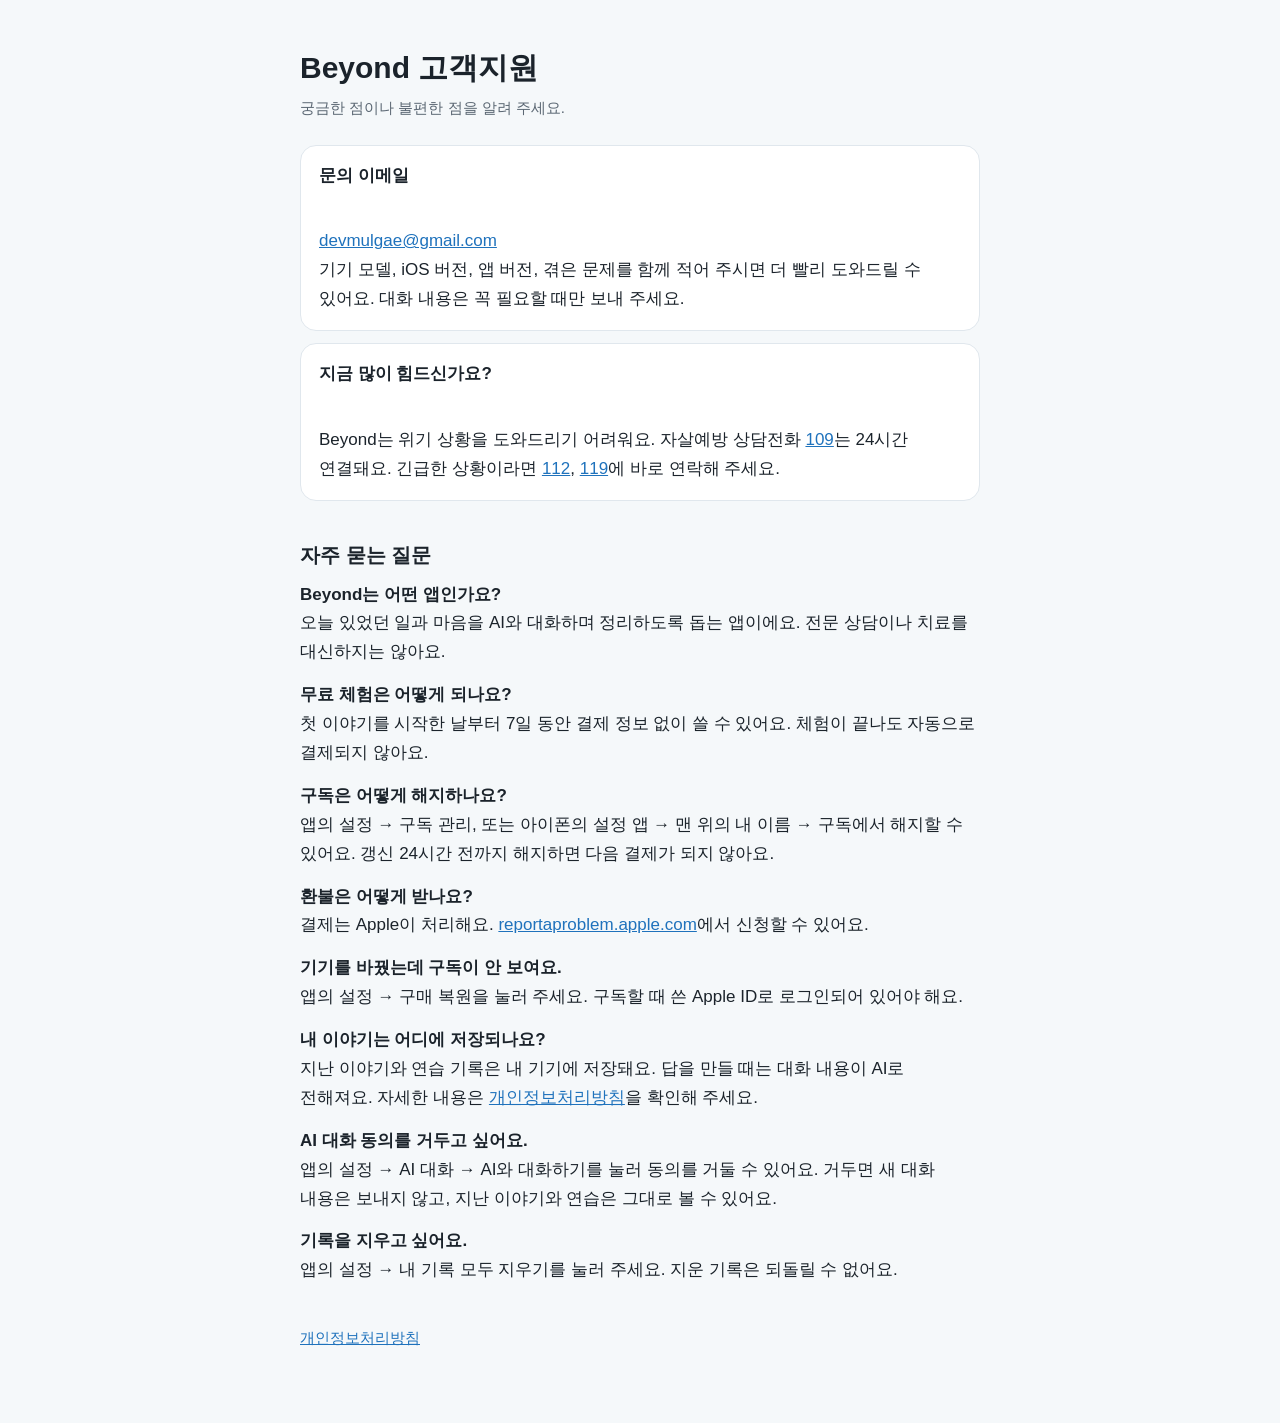
<file: index.html>
<!doctype html>
<html lang="ko">
<head>
<meta charset="utf-8">
<meta name="viewport" content="width=device-width, initial-scale=1">
<title>Beyond 고객지원</title>
<meta http-equiv="refresh" content="0; url=./support/">
<link rel="stylesheet" href="./style.css">
</head>
<body>
<main>
<h1>Beyond</h1>
<p><a href="./support/">고객지원</a> · <a href="./privacy/">개인정보처리방침</a></p>
</main>
</body>
</html>
</file>
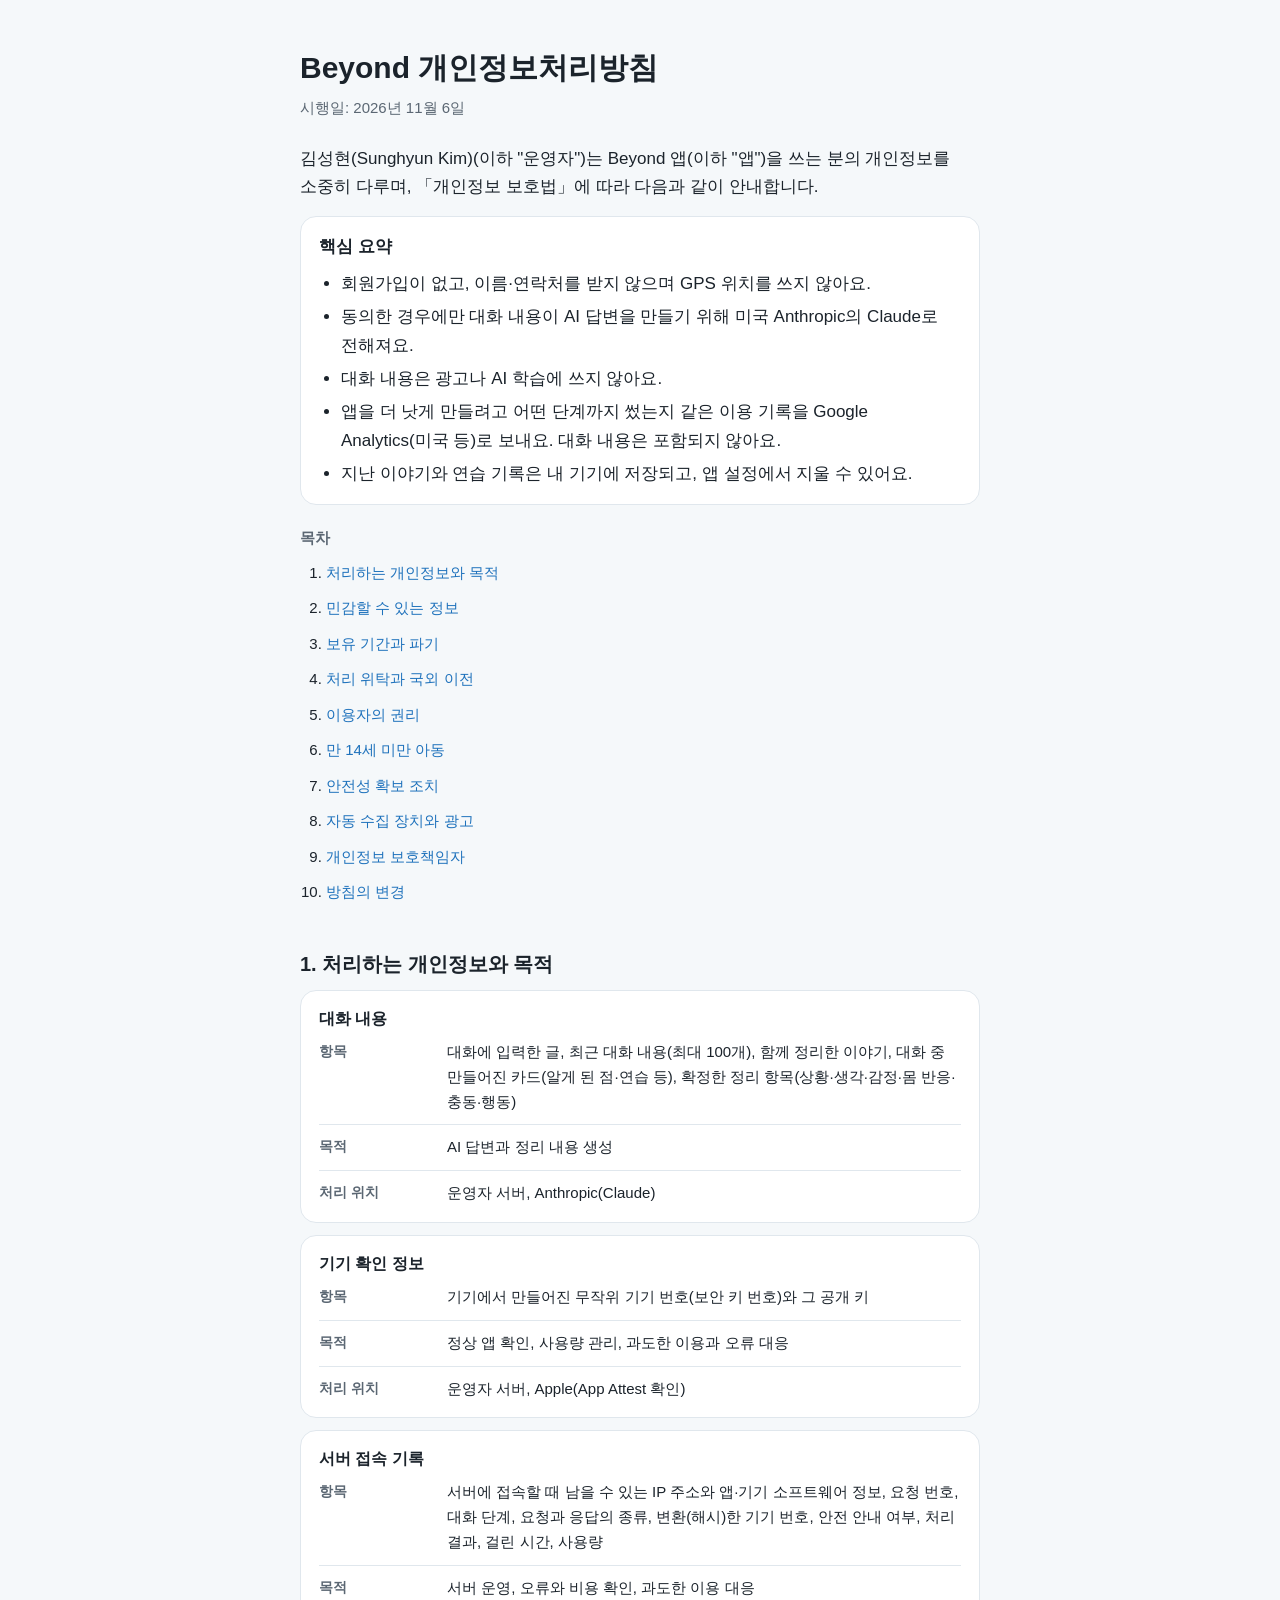
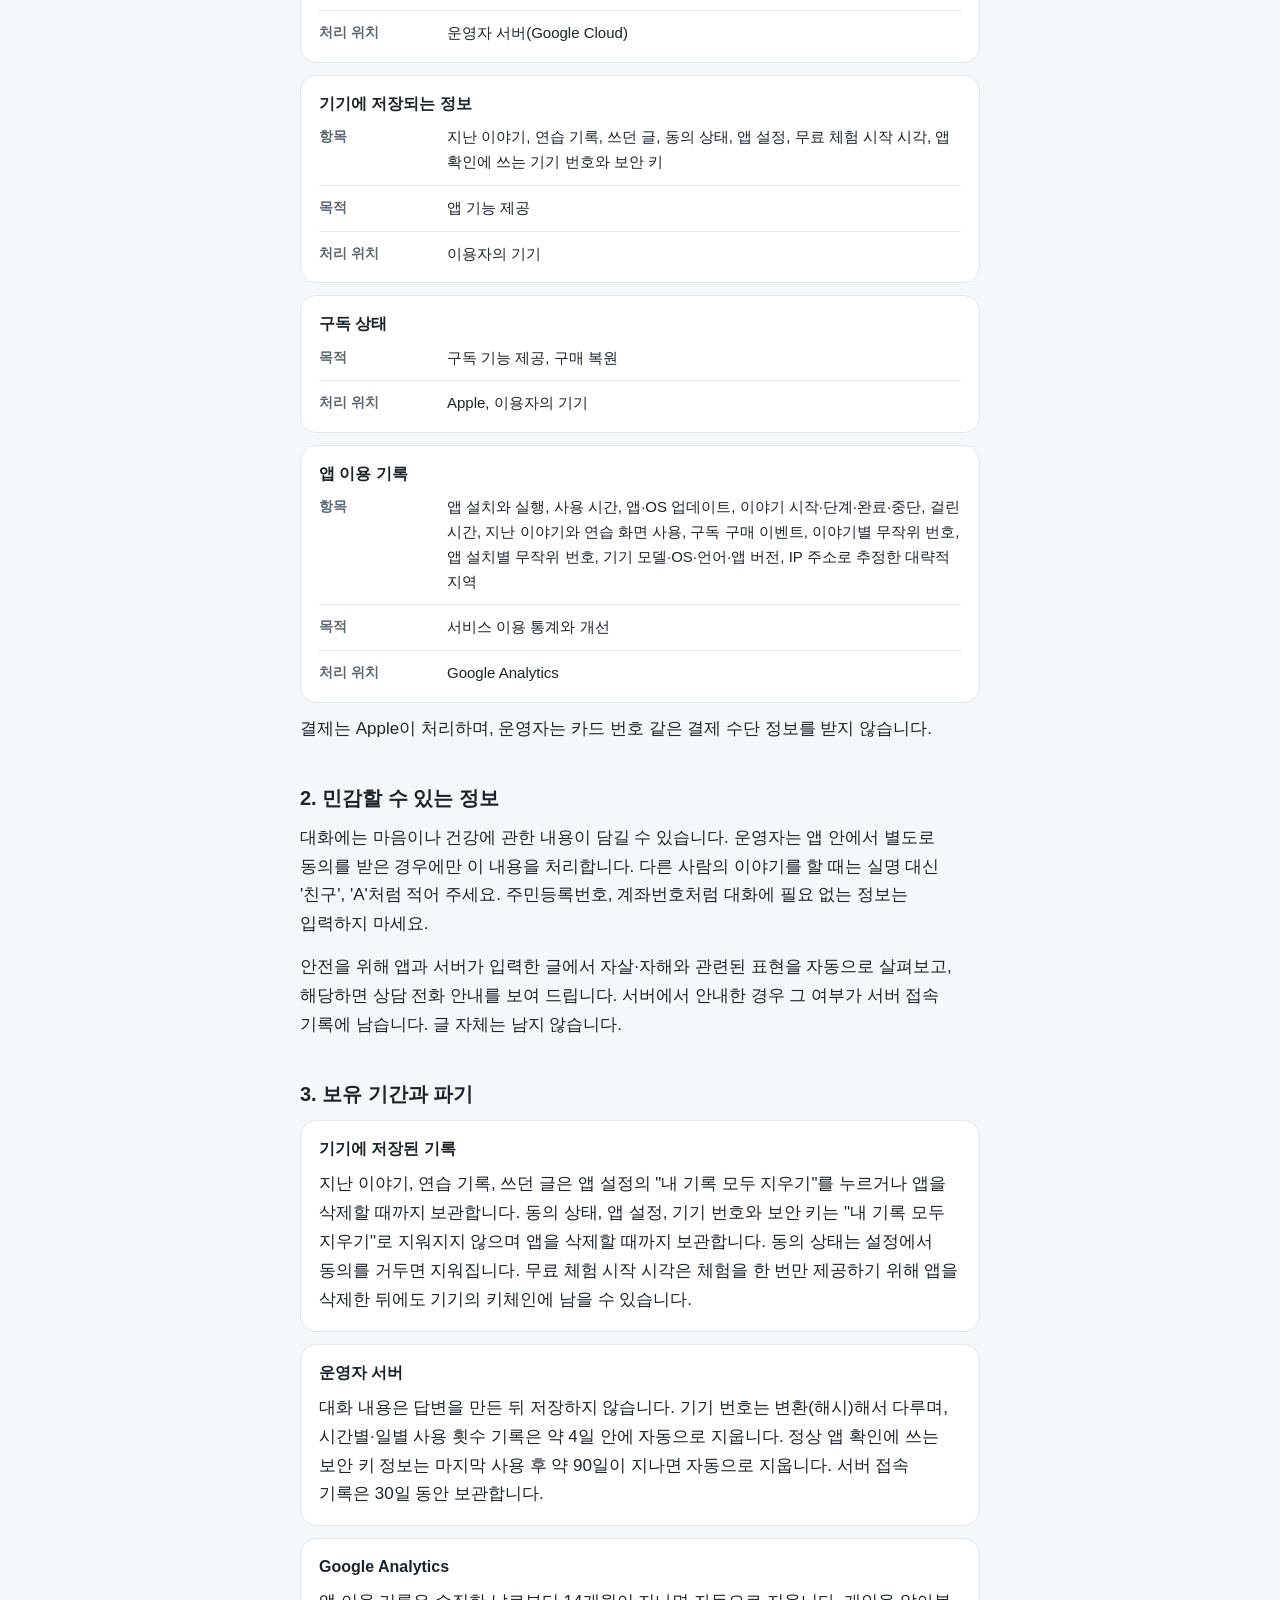
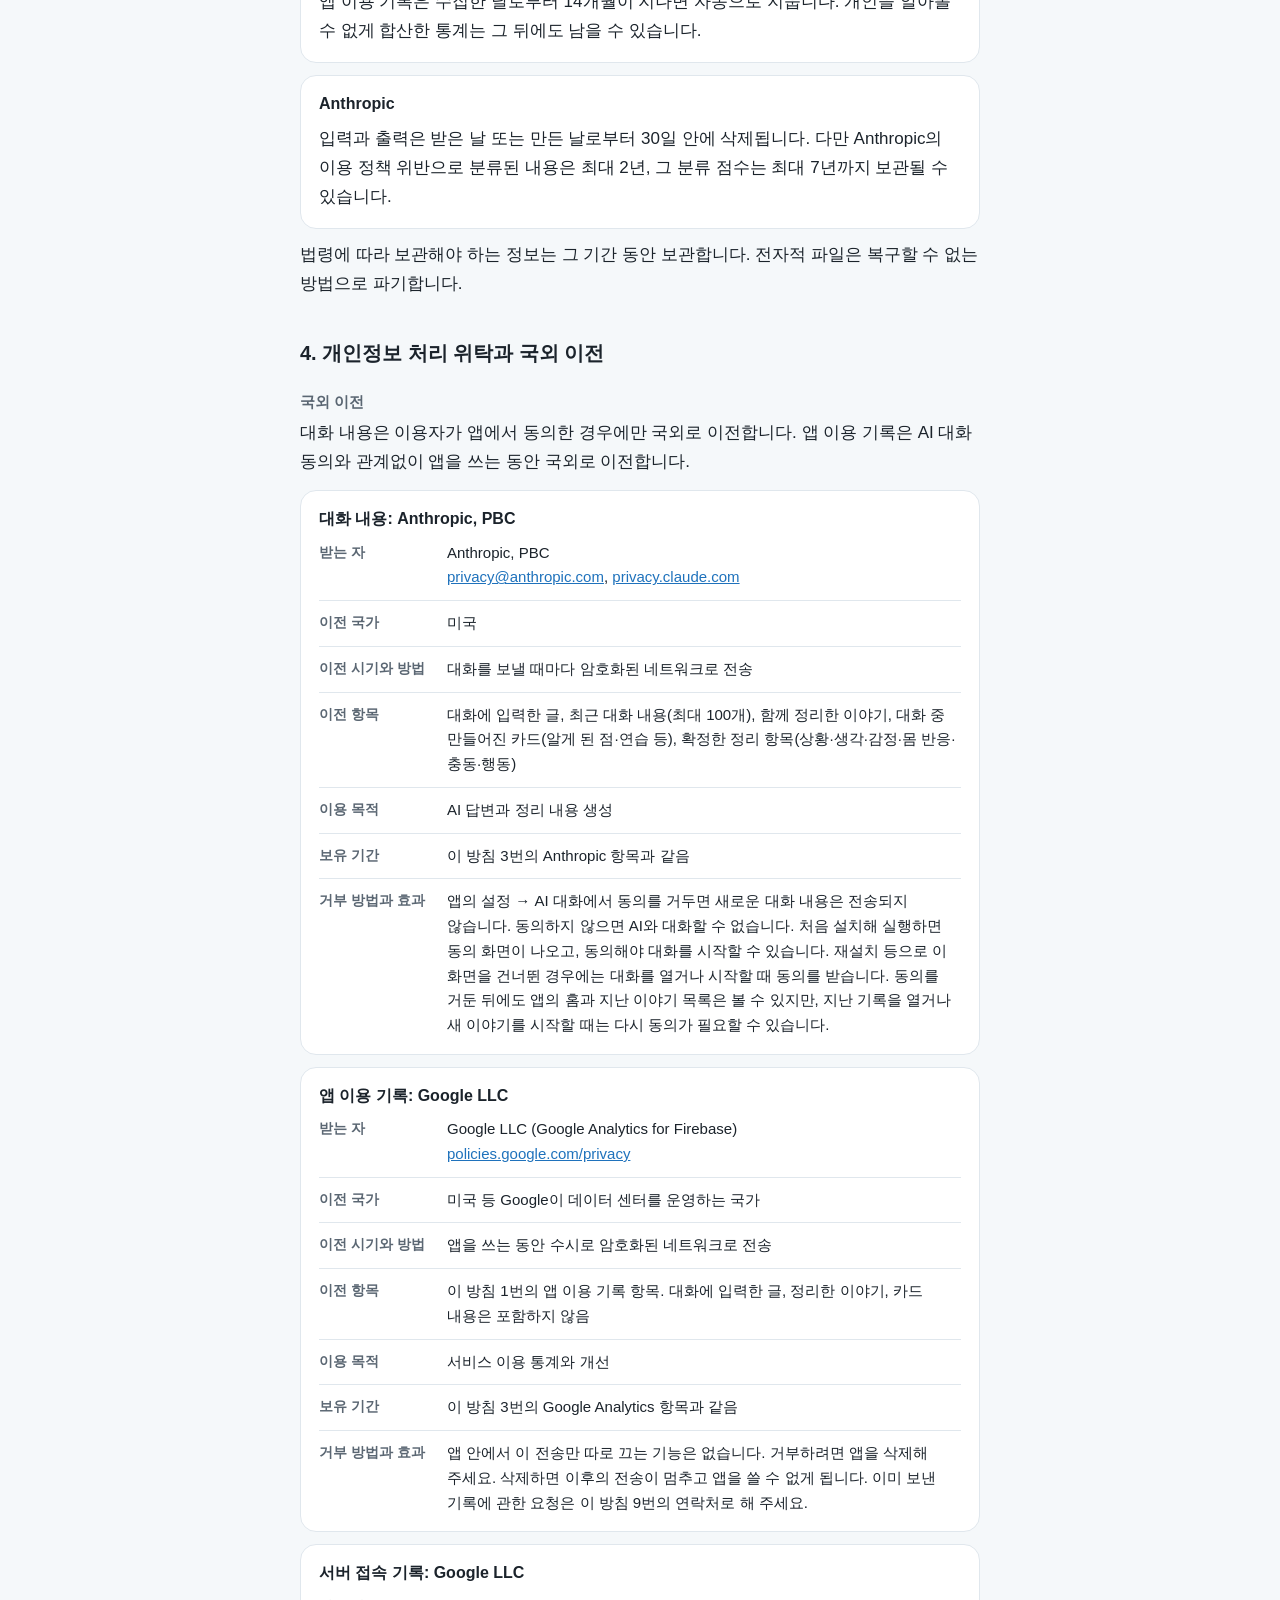
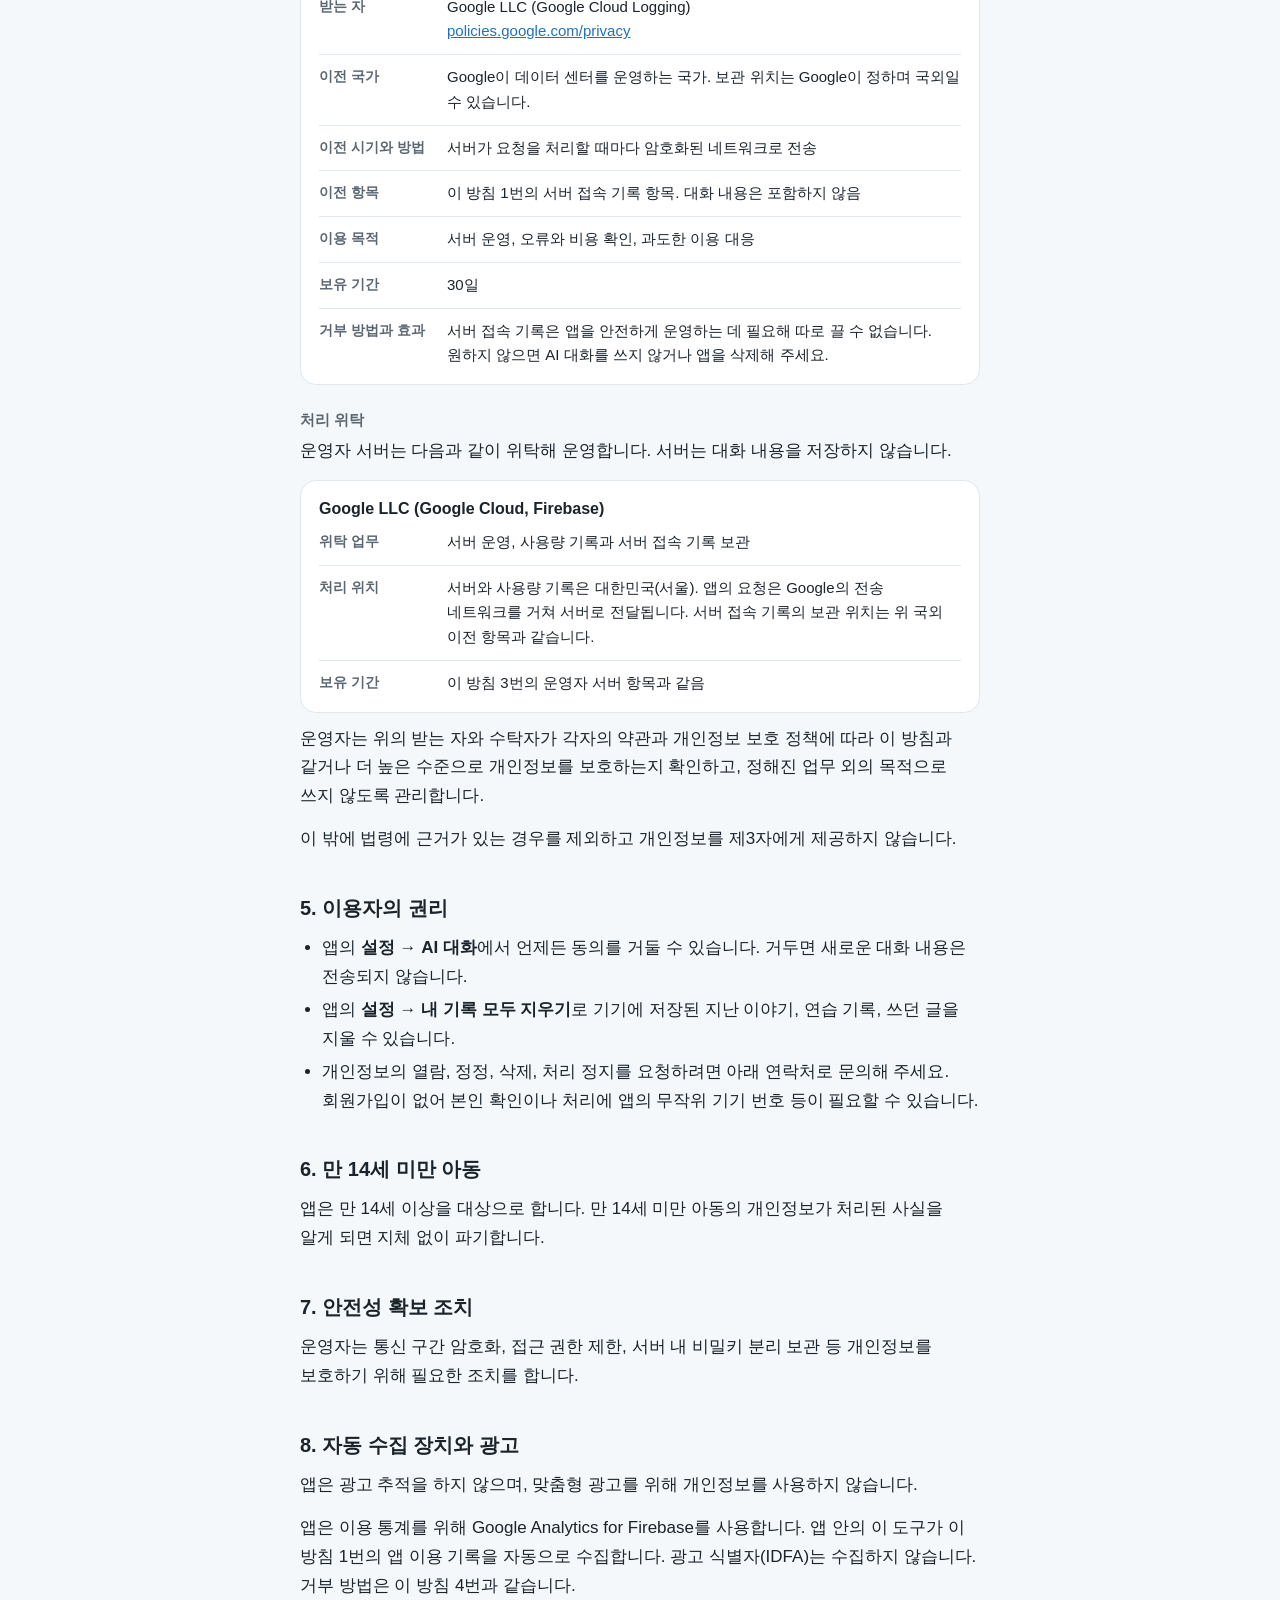
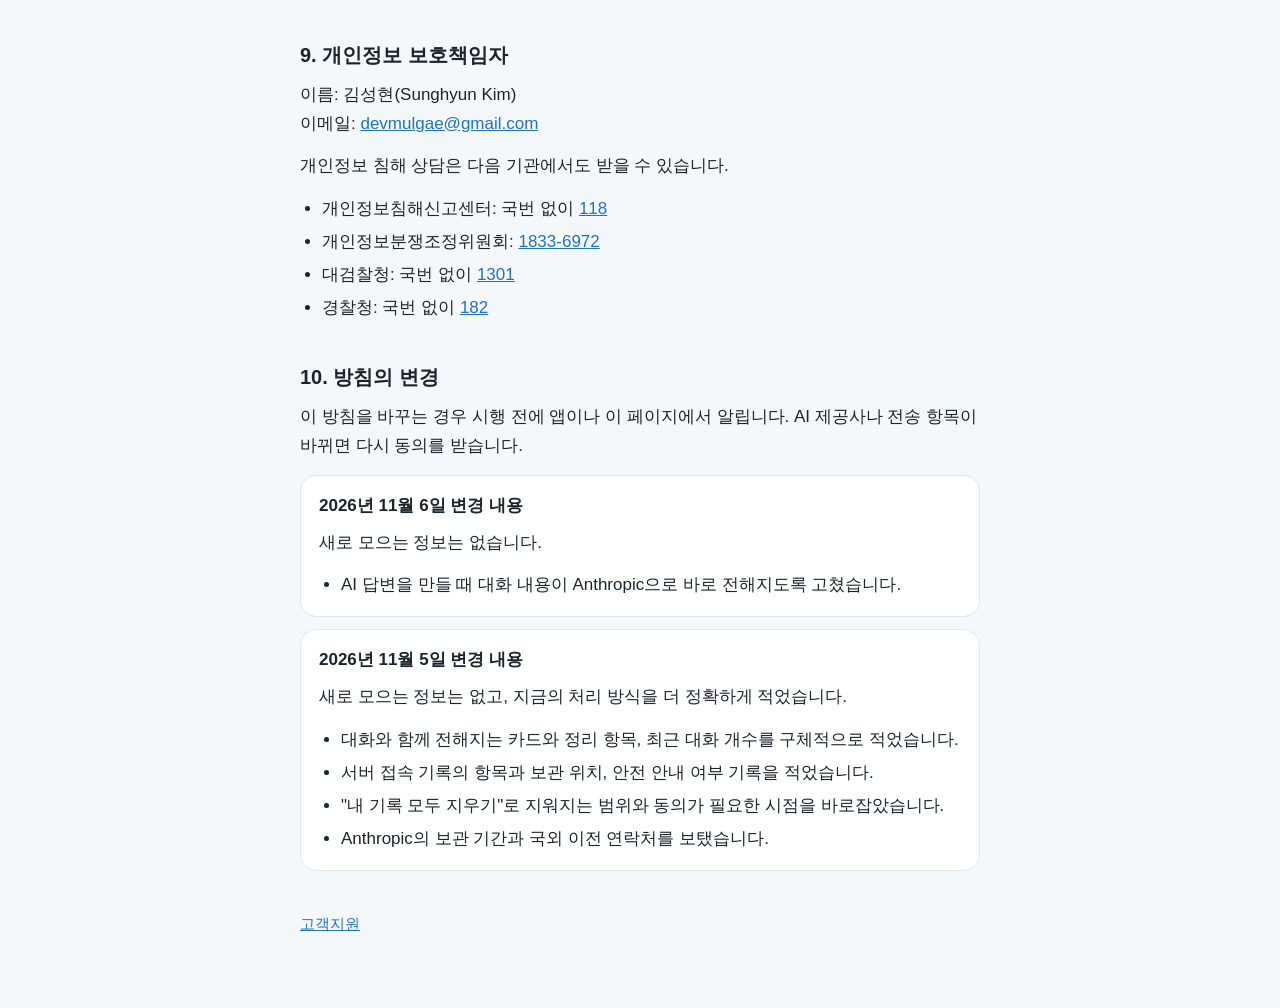
<file: privacy/index.html>
<!doctype html>
<html lang="ko">
<head>
<meta charset="utf-8">
<meta name="viewport" content="width=device-width, initial-scale=1, viewport-fit=cover">
<title>Beyond 개인정보처리방침</title>
<link rel="stylesheet" href="../style.css">
</head>
<body>
<main>
<h1>Beyond 개인정보처리방침</h1>
<p class="meta">시행일: 2026년 11월 6일</p>

<p>김성현(Sunghyun Kim)(이하 "운영자")는 Beyond 앱(이하 "앱")을 쓰는 분의 개인정보를 소중히 다루며, 「개인정보 보호법」에 따라 다음과 같이 안내합니다.</p>

<div class="card summary">
<strong>핵심 요약</strong>
<ul>
<li>회원가입이 없고, 이름·연락처를 받지 않으며 GPS 위치를 쓰지 않아요.</li>
<li>동의한 경우에만 대화 내용이 AI 답변을 만들기 위해 미국 Anthropic의 Claude로 전해져요.</li>
<li>대화 내용은 광고나 AI 학습에 쓰지 않아요.</li>
<li>앱을 더 낫게 만들려고 어떤 단계까지 썼는지 같은 이용 기록을 Google Analytics(미국 등)로 보내요. 대화 내용은 포함되지 않아요.</li>
<li>지난 이야기와 연습 기록은 내 기기에 저장되고, 앱 설정에서 지울 수 있어요.</li>
</ul>
</div>

<nav class="toc" aria-label="목차">
<strong>목차</strong>
<ol>
<li><a href="#s1">처리하는 개인정보와 목적</a></li>
<li><a href="#s2">민감할 수 있는 정보</a></li>
<li><a href="#s3">보유 기간과 파기</a></li>
<li><a href="#s4">처리 위탁과 국외 이전</a></li>
<li><a href="#s5">이용자의 권리</a></li>
<li><a href="#s6">만 14세 미만 아동</a></li>
<li><a href="#s7">안전성 확보 조치</a></li>
<li><a href="#s8">자동 수집 장치와 광고</a></li>
<li><a href="#s9">개인정보 보호책임자</a></li>
<li><a href="#s10">방침의 변경</a></li>
</ol>
</nav>

<h2 id="s1">1. 처리하는 개인정보와 목적</h2>
<section class="item">
<h3>대화 내용</h3>
<dl>
<div><dt>항목</dt><dd>대화에 입력한 글, 최근 대화 내용(최대 100개), 함께 정리한 이야기, 대화 중 만들어진 카드(알게 된 점·연습 등), 확정한 정리 항목(상황·생각·감정·몸 반응·충동·행동)</dd></div>
<div><dt>목적</dt><dd>AI 답변과 정리 내용 생성</dd></div>
<div><dt>처리 위치</dt><dd>운영자 서버, Anthropic(Claude)</dd></div>
</dl>
</section>
<section class="item">
<h3>기기 확인 정보</h3>
<dl>
<div><dt>항목</dt><dd>기기에서 만들어진 무작위 기기 번호(보안 키 번호)와 그 공개 키</dd></div>
<div><dt>목적</dt><dd>정상 앱 확인, 사용량 관리, 과도한 이용과 오류 대응</dd></div>
<div><dt>처리 위치</dt><dd>운영자 서버, Apple(App Attest 확인)</dd></div>
</dl>
</section>
<section class="item">
<h3>서버 접속 기록</h3>
<dl>
<div><dt>항목</dt><dd>서버에 접속할 때 남을 수 있는 IP 주소와 앱·기기 소프트웨어 정보, 요청 번호, 대화 단계, 요청과 응답의 종류, 변환(해시)한 기기 번호, 안전 안내 여부, 처리 결과, 걸린 시간, 사용량</dd></div>
<div><dt>목적</dt><dd>서버 운영, 오류와 비용 확인, 과도한 이용 대응</dd></div>
<div><dt>처리 위치</dt><dd>운영자 서버(Google Cloud)</dd></div>
</dl>
</section>
<section class="item">
<h3>기기에 저장되는 정보</h3>
<dl>
<div><dt>항목</dt><dd>지난 이야기, 연습 기록, 쓰던 글, 동의 상태, 앱 설정, 무료 체험 시작 시각, 앱 확인에 쓰는 기기 번호와 보안 키</dd></div>
<div><dt>목적</dt><dd>앱 기능 제공</dd></div>
<div><dt>처리 위치</dt><dd>이용자의 기기</dd></div>
</dl>
</section>
<section class="item">
<h3>구독 상태</h3>
<dl>
<div><dt>목적</dt><dd>구독 기능 제공, 구매 복원</dd></div>
<div><dt>처리 위치</dt><dd>Apple, 이용자의 기기</dd></div>
</dl>
</section>
<section class="item">
<h3>앱 이용 기록</h3>
<dl>
<div><dt>항목</dt><dd>앱 설치와 실행, 사용 시간, 앱·OS 업데이트, 이야기 시작·단계·완료·중단, 걸린 시간, 지난 이야기와 연습 화면 사용, 구독 구매 이벤트, 이야기별 무작위 번호, 앱 설치별 무작위 번호, 기기 모델·OS·언어·앱 버전, IP 주소로 추정한 대략적 지역</dd></div>
<div><dt>목적</dt><dd>서비스 이용 통계와 개선</dd></div>
<div><dt>처리 위치</dt><dd>Google Analytics</dd></div>
</dl>
</section>
<p>결제는 Apple이 처리하며, 운영자는 카드 번호 같은 결제 수단 정보를 받지 않습니다.</p>

<h2 id="s2">2. 민감할 수 있는 정보</h2>
<p>대화에는 마음이나 건강에 관한 내용이 담길 수 있습니다. 운영자는 앱 안에서 별도로 동의를 받은 경우에만 이 내용을 처리합니다. 다른 사람의 이야기를 할 때는 실명 대신 '친구', 'A'처럼 적어 주세요. 주민등록번호, 계좌번호처럼 대화에 필요 없는 정보는 입력하지 마세요.</p>
<p>안전을 위해 앱과 서버가 입력한 글에서 자살·자해와 관련된 표현을 자동으로 살펴보고, 해당하면 상담 전화 안내를 보여 드립니다. 서버에서 안내한 경우 그 여부가 서버 접속 기록에 남습니다. 글 자체는 남지 않습니다.</p>

<h2 id="s3">3. 보유 기간과 파기</h2>
<section class="item">
<h3>기기에 저장된 기록</h3>
<p>지난 이야기, 연습 기록, 쓰던 글은 앱 설정의 "내 기록 모두 지우기"를 누르거나 앱을 삭제할 때까지 보관합니다. 동의 상태, 앱 설정, 기기 번호와 보안 키는 "내 기록 모두 지우기"로 지워지지 않으며 앱을 삭제할 때까지 보관합니다. 동의 상태는 설정에서 동의를 거두면 지워집니다. 무료 체험 시작 시각은 체험을 한 번만 제공하기 위해 앱을 삭제한 뒤에도 기기의 키체인에 남을 수 있습니다.</p>
</section>
<section class="item">
<h3>운영자 서버</h3>
<p>대화 내용은 답변을 만든 뒤 저장하지 않습니다. 기기 번호는 변환(해시)해서 다루며, 시간별·일별 사용 횟수 기록은 약 4일 안에 자동으로 지웁니다. 정상 앱 확인에 쓰는 보안 키 정보는 마지막 사용 후 약 90일이 지나면 자동으로 지웁니다. 서버 접속 기록은 30일 동안 보관합니다.</p>
</section>
<section class="item">
<h3>Google Analytics</h3>
<p>앱 이용 기록은 수집한 날로부터 14개월이 지나면 자동으로 지웁니다. 개인을 알아볼 수 없게 합산한 통계는 그 뒤에도 남을 수 있습니다.</p>
</section>
<section class="item">
<h3>Anthropic</h3>
<p>입력과 출력은 받은 날 또는 만든 날로부터 30일 안에 삭제됩니다. 다만 Anthropic의 이용 정책 위반으로 분류된 내용은 최대 2년, 그 분류 점수는 최대 7년까지 보관될 수 있습니다.</p>
</section>
<p>법령에 따라 보관해야 하는 정보는 그 기간 동안 보관합니다. 전자적 파일은 복구할 수 없는 방법으로 파기합니다.</p>

<h2 id="s4">4. 개인정보 처리 위탁과 국외 이전</h2>
<h3 class="group">국외 이전</h3>
<p>대화 내용은 이용자가 앱에서 동의한 경우에만 국외로 이전합니다. 앱 이용 기록은 AI 대화 동의와 관계없이 앱을 쓰는 동안 국외로 이전합니다.</p>
<section class="item">
<h3>대화 내용: Anthropic, PBC</h3>
<dl>
<div><dt>받는 자</dt><dd>Anthropic, PBC<br><a href="mailto:privacy@anthropic.com">privacy@anthropic.com</a>, <a href="https://privacy.claude.com">privacy.claude.com</a></dd></div>
<div><dt>이전 국가</dt><dd>미국</dd></div>
<div><dt>이전 시기와 방법</dt><dd>대화를 보낼 때마다 암호화된 네트워크로 전송</dd></div>
<div><dt>이전 항목</dt><dd>대화에 입력한 글, 최근 대화 내용(최대 100개), 함께 정리한 이야기, 대화 중 만들어진 카드(알게 된 점·연습 등), 확정한 정리 항목(상황·생각·감정·몸 반응·충동·행동)</dd></div>
<div><dt>이용 목적</dt><dd>AI 답변과 정리 내용 생성</dd></div>
<div><dt>보유 기간</dt><dd>이 방침 3번의 Anthropic 항목과 같음</dd></div>
<div><dt>거부 방법과 효과</dt><dd>앱의 설정 → AI 대화에서 동의를 거두면 새로운 대화 내용은 전송되지 않습니다. 동의하지 않으면 AI와 대화할 수 없습니다. 처음 설치해 실행하면 동의 화면이 나오고, 동의해야 대화를 시작할 수 있습니다. 재설치 등으로 이 화면을 건너뛴 경우에는 대화를 열거나 시작할 때 동의를 받습니다. 동의를 거둔 뒤에도 앱의 홈과 지난 이야기 목록은 볼 수 있지만, 지난 기록을 열거나 새 이야기를 시작할 때는 다시 동의가 필요할 수 있습니다.</dd></div>
</dl>
</section>
<section class="item">
<h3>앱 이용 기록: Google LLC</h3>
<dl>
<div><dt>받는 자</dt><dd>Google LLC (Google Analytics for Firebase)<br><a href="https://policies.google.com/privacy">policies.google.com/privacy</a></dd></div>
<div><dt>이전 국가</dt><dd>미국 등 Google이 데이터 센터를 운영하는 국가</dd></div>
<div><dt>이전 시기와 방법</dt><dd>앱을 쓰는 동안 수시로 암호화된 네트워크로 전송</dd></div>
<div><dt>이전 항목</dt><dd>이 방침 1번의 앱 이용 기록 항목. 대화에 입력한 글, 정리한 이야기, 카드 내용은 포함하지 않음</dd></div>
<div><dt>이용 목적</dt><dd>서비스 이용 통계와 개선</dd></div>
<div><dt>보유 기간</dt><dd>이 방침 3번의 Google Analytics 항목과 같음</dd></div>
<div><dt>거부 방법과 효과</dt><dd>앱 안에서 이 전송만 따로 끄는 기능은 없습니다. 거부하려면 앱을 삭제해 주세요. 삭제하면 이후의 전송이 멈추고 앱을 쓸 수 없게 됩니다. 이미 보낸 기록에 관한 요청은 이 방침 9번의 연락처로 해 주세요.</dd></div>
</dl>
</section>
<section class="item">
<h3>서버 접속 기록: Google LLC</h3>
<dl>
<div><dt>받는 자</dt><dd>Google LLC (Google Cloud Logging)<br><a href="https://policies.google.com/privacy">policies.google.com/privacy</a></dd></div>
<div><dt>이전 국가</dt><dd>Google이 데이터 센터를 운영하는 국가. 보관 위치는 Google이 정하며 국외일 수 있습니다.</dd></div>
<div><dt>이전 시기와 방법</dt><dd>서버가 요청을 처리할 때마다 암호화된 네트워크로 전송</dd></div>
<div><dt>이전 항목</dt><dd>이 방침 1번의 서버 접속 기록 항목. 대화 내용은 포함하지 않음</dd></div>
<div><dt>이용 목적</dt><dd>서버 운영, 오류와 비용 확인, 과도한 이용 대응</dd></div>
<div><dt>보유 기간</dt><dd>30일</dd></div>
<div><dt>거부 방법과 효과</dt><dd>서버 접속 기록은 앱을 안전하게 운영하는 데 필요해 따로 끌 수 없습니다. 원하지 않으면 AI 대화를 쓰지 않거나 앱을 삭제해 주세요.</dd></div>
</dl>
</section>
<h3 class="group">처리 위탁</h3>
<p>운영자 서버는 다음과 같이 위탁해 운영합니다. 서버는 대화 내용을 저장하지 않습니다.</p>
<section class="item">
<h3>Google LLC (Google Cloud, Firebase)</h3>
<dl>
<div><dt>위탁 업무</dt><dd>서버 운영, 사용량 기록과 서버 접속 기록 보관</dd></div>
<div><dt>처리 위치</dt><dd>서버와 사용량 기록은 대한민국(서울). 앱의 요청은 Google의 전송 네트워크를 거쳐 서버로 전달됩니다. 서버 접속 기록의 보관 위치는 위 국외 이전 항목과 같습니다.</dd></div>
<div><dt>보유 기간</dt><dd>이 방침 3번의 운영자 서버 항목과 같음</dd></div>
</dl>
</section>
<p>운영자는 위의 받는 자와 수탁자가 각자의 약관과 개인정보 보호 정책에 따라 이 방침과 같거나 더 높은 수준으로 개인정보를 보호하는지 확인하고, 정해진 업무 외의 목적으로 쓰지 않도록 관리합니다.</p>
<p>이 밖에 법령에 근거가 있는 경우를 제외하고 개인정보를 제3자에게 제공하지 않습니다.</p>

<h2 id="s5">5. 이용자의 권리</h2>
<ul>
<li>앱의 <strong>설정 → AI 대화</strong>에서 언제든 동의를 거둘 수 있습니다. 거두면 새로운 대화 내용은 전송되지 않습니다.</li>
<li>앱의 <strong>설정 → 내 기록 모두 지우기</strong>로 기기에 저장된 지난 이야기, 연습 기록, 쓰던 글을 지울 수 있습니다.</li>
<li>개인정보의 열람, 정정, 삭제, 처리 정지를 요청하려면 아래 연락처로 문의해 주세요. 회원가입이 없어 본인 확인이나 처리에 앱의 무작위 기기 번호 등이 필요할 수 있습니다.</li>
</ul>

<h2 id="s6">6. 만 14세 미만 아동</h2>
<p>앱은 만 14세 이상을 대상으로 합니다. 만 14세 미만 아동의 개인정보가 처리된 사실을 알게 되면 지체 없이 파기합니다.</p>

<h2 id="s7">7. 안전성 확보 조치</h2>
<p>운영자는 통신 구간 암호화, 접근 권한 제한, 서버 내 비밀키 분리 보관 등 개인정보를 보호하기 위해 필요한 조치를 합니다.</p>

<h2 id="s8">8. 자동 수집 장치와 광고</h2>
<p>앱은 광고 추적을 하지 않으며, 맞춤형 광고를 위해 개인정보를 사용하지 않습니다.</p>
<p>앱은 이용 통계를 위해 Google Analytics for Firebase를 사용합니다. 앱 안의 이 도구가 이 방침 1번의 앱 이용 기록을 자동으로 수집합니다. 광고 식별자(IDFA)는 수집하지 않습니다. 거부 방법은 이 방침 4번과 같습니다.</p>

<h2 id="s9">9. 개인정보 보호책임자</h2>
<p>이름: 김성현(Sunghyun Kim)<br>이메일: <a href="mailto:devmulgae@gmail.com">devmulgae@gmail.com</a></p>
<p>개인정보 침해 상담은 다음 기관에서도 받을 수 있습니다.</p>
<ul>
<li>개인정보침해신고센터: 국번 없이 <a href="tel:118">118</a></li>
<li>개인정보분쟁조정위원회: <a href="tel:18336972">1833-6972</a></li>
<li>대검찰청: 국번 없이 <a href="tel:1301">1301</a></li>
<li>경찰청: 국번 없이 <a href="tel:182">182</a></li>
</ul>

<h2 id="s10">10. 방침의 변경</h2>
<p>이 방침을 바꾸는 경우 시행 전에 앱이나 이 페이지에서 알립니다. AI 제공사나 전송 항목이 바뀌면 다시 동의를 받습니다.</p>
<div class="card">
<strong>2026년 11월 6일 변경 내용</strong>
<p>새로 모으는 정보는 없습니다.</p>
<ul>
<li>AI 답변을 만들 때 대화 내용이 Anthropic으로 바로 전해지도록 고쳤습니다.</li>
</ul>
</div>
<div class="card">
<strong>2026년 11월 5일 변경 내용</strong>
<p>새로 모으는 정보는 없고, 지금의 처리 방식을 더 정확하게 적었습니다.</p>
<ul>
<li>대화와 함께 전해지는 카드와 정리 항목, 최근 대화 개수를 구체적으로 적었습니다.</li>
<li>서버 접속 기록의 항목과 보관 위치, 안전 안내 여부 기록을 적었습니다.</li>
<li>"내 기록 모두 지우기"로 지워지는 범위와 동의가 필요한 시점을 바로잡았습니다.</li>
<li>Anthropic의 보관 기간과 국외 이전 연락처를 보탰습니다.</li>
</ul>
</div>

<nav class="footer"><a href="../support/">고객지원</a></nav>
</main>
</body>
</html>
</file>
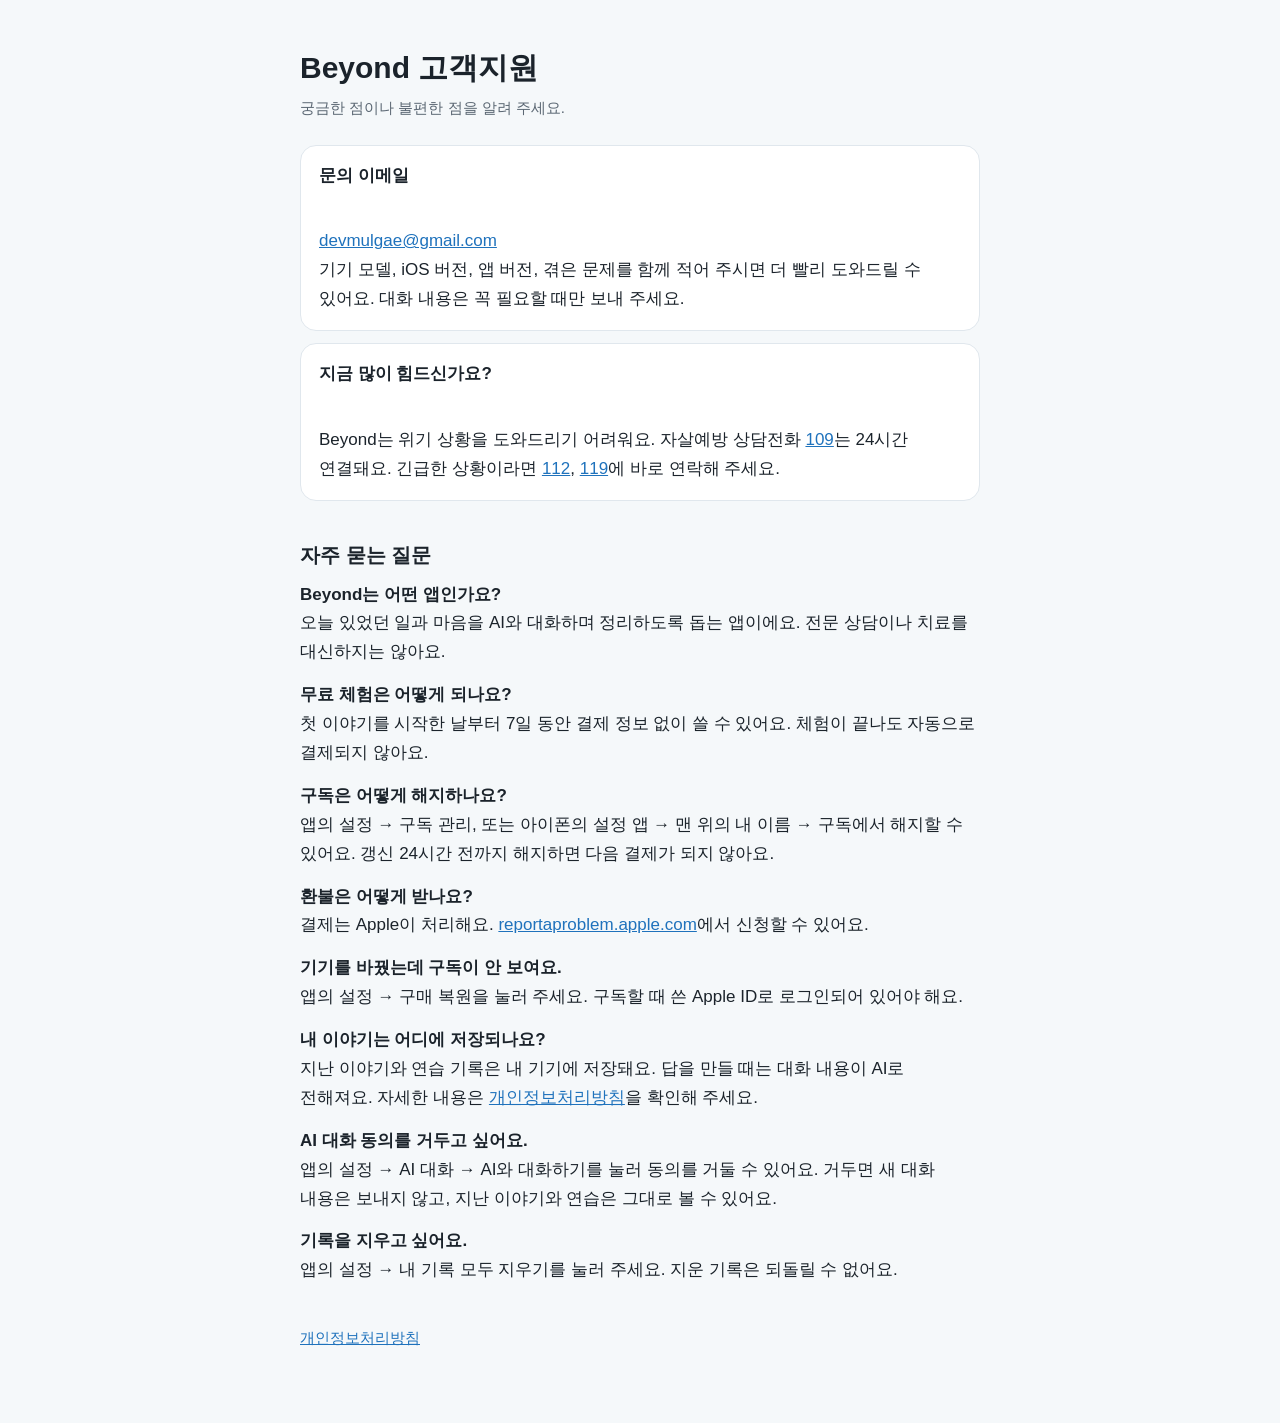
<file: support/index.html>
<!doctype html>
<html lang="ko">
<head>
<meta charset="utf-8">
<meta name="viewport" content="width=device-width, initial-scale=1">
<title>Beyond 고객지원</title>
<link rel="stylesheet" href="../style.css">
</head>
<body>
<main>
<h1>Beyond 고객지원</h1>
<p class="meta">궁금한 점이나 불편한 점을 알려 주세요.</p>

<div class="card">
<strong>문의 이메일</strong><br>
<a href="mailto:devmulgae@gmail.com">devmulgae@gmail.com</a><br>
기기 모델, iOS 버전, 앱 버전, 겪은 문제를 함께 적어 주시면 더 빨리 도와드릴 수 있어요. 대화 내용은 꼭 필요할 때만 보내 주세요.
</div>

<div class="card">
<strong>지금 많이 힘드신가요?</strong><br>
Beyond는 위기 상황을 도와드리기 어려워요. 자살예방 상담전화 <a href="tel:109">109</a>는 24시간 연결돼요. 긴급한 상황이라면 <a href="tel:112">112</a>, <a href="tel:119">119</a>에 바로 연락해 주세요.
</div>

<h2>자주 묻는 질문</h2>

<p><strong>Beyond는 어떤 앱인가요?</strong><br>
오늘 있었던 일과 마음을 AI와 대화하며 정리하도록 돕는 앱이에요. 전문 상담이나 치료를 대신하지는 않아요.</p>

<p><strong>무료 체험은 어떻게 되나요?</strong><br>
첫 이야기를 시작한 날부터 7일 동안 결제 정보 없이 쓸 수 있어요. 체험이 끝나도 자동으로 결제되지 않아요.</p>

<p><strong>구독은 어떻게 해지하나요?</strong><br>
앱의 설정 → 구독 관리, 또는 아이폰의 설정 앱 → 맨 위의 내 이름 → 구독에서 해지할 수 있어요. 갱신 24시간 전까지 해지하면 다음 결제가 되지 않아요.</p>

<p><strong>환불은 어떻게 받나요?</strong><br>
결제는 Apple이 처리해요. <a href="https://reportaproblem.apple.com">reportaproblem.apple.com</a>에서 신청할 수 있어요.</p>

<p><strong>기기를 바꿨는데 구독이 안 보여요.</strong><br>
앱의 설정 → 구매 복원을 눌러 주세요. 구독할 때 쓴 Apple ID로 로그인되어 있어야 해요.</p>

<p><strong>내 이야기는 어디에 저장되나요?</strong><br>
지난 이야기와 연습 기록은 내 기기에 저장돼요. 답을 만들 때는 대화 내용이 AI로 전해져요. 자세한 내용은 <a href="../privacy/">개인정보처리방침</a>을 확인해 주세요.</p>

<p><strong>AI 대화 동의를 거두고 싶어요.</strong><br>
앱의 설정 → AI 대화 → AI와 대화하기를 눌러 동의를 거둘 수 있어요. 거두면 새 대화 내용은 보내지 않고, 지난 이야기와 연습은 그대로 볼 수 있어요.</p>

<p><strong>기록을 지우고 싶어요.</strong><br>
앱의 설정 → 내 기록 모두 지우기를 눌러 주세요. 지운 기록은 되돌릴 수 없어요.</p>

<nav class="footer"><a href="../privacy/">개인정보처리방침</a></nav>
</main>
</body>
</html>
</file>
<file: style.css>
:root {
  color-scheme: light dark;
  --canvas: #f5f8fa;
  --surface: #ffffff;
  --text: #1b232b;
  --muted: #5b6773;
  --accent: #1f72bc;
  --border: #e0e7ed;
}
@media (prefers-color-scheme: dark) {
  :root {
    --canvas: #12181e;
    --surface: #1b232b;
    --text: #f1f5f8;
    --muted: #a9b5c0;
    --accent: #7dbbf0;
    --border: #2d3843;
  }
}
* { box-sizing: border-box; }
html { -webkit-text-size-adjust: 100%; text-size-adjust: 100%; scroll-behavior: smooth; }
body {
  margin: 0;
  background: var(--canvas);
  color: var(--text);
  font-family: -apple-system, BlinkMacSystemFont, "Apple SD Gothic Neo", "Noto Sans KR", sans-serif;
  font-size: 16px;
  line-height: 1.7;
  word-break: keep-all;
  overflow-wrap: anywhere;
}
main {
  max-width: 720px;
  margin: 0 auto;
  padding: 32px max(20px, env(safe-area-inset-right)) calc(56px + env(safe-area-inset-bottom)) max(20px, env(safe-area-inset-left));
}
h1 { font-size: 26px; line-height: 1.3; margin: 0 0 8px; }
h2 { font-size: 20px; line-height: 1.4; margin: 40px 0 12px; scroll-margin-top: 16px; }
h3 { font-size: 16px; line-height: 1.45; margin: 0 0 10px; }
h3.group { color: var(--muted); font-size: 15px; margin: 24px 0 6px; }
p, ul, ol { margin: 0 0 14px; }
ul, ol { padding-left: 22px; }
li + li { margin-top: 4px; }
a { color: var(--accent); }
.meta { color: var(--muted); font-size: 15px; margin-bottom: 24px; }
.card, .item {
  background: var(--surface);
  border: 1px solid var(--border);
  border-radius: 16px;
  padding: 16px 18px;
  margin: 12px 0;
}
.card > :last-child, .item > :last-child, .card ul:last-child { margin-bottom: 0; }
.card > strong { display: block; margin-bottom: 8px; }
.toc { margin: 20px 0 8px; font-size: 15px; }
.toc > strong { display: block; color: var(--muted); margin-bottom: 4px; }
.toc ol { margin: 0; padding-left: 26px; }
.toc li { margin-top: 0; }
.toc a { display: block; padding: 5px 0; text-decoration: none; }
dl { margin: 0; }
dl > div { padding: 10px 0; border-top: 1px solid var(--border); }
dl > div:first-child { padding-top: 0; border-top: 0; }
dl > div:last-child { padding-bottom: 0; }
dt { color: var(--muted); font-size: 14px; font-weight: 600; line-height: 1.5; margin-bottom: 2px; }
dd { margin: 0; font-size: 15px; line-height: 1.65; }
@media (min-width: 640px) {
  body { font-size: 17px; }
  main { padding-top: 48px; padding-bottom: 72px; }
  h1 { font-size: 30px; }
  dl > div { display: grid; grid-template-columns: 112px 1fr; column-gap: 16px; }
  dt { margin-bottom: 0; line-height: 1.65; }
}
nav.footer { margin-top: 40px; color: var(--muted); font-size: 15px; }
</file>
